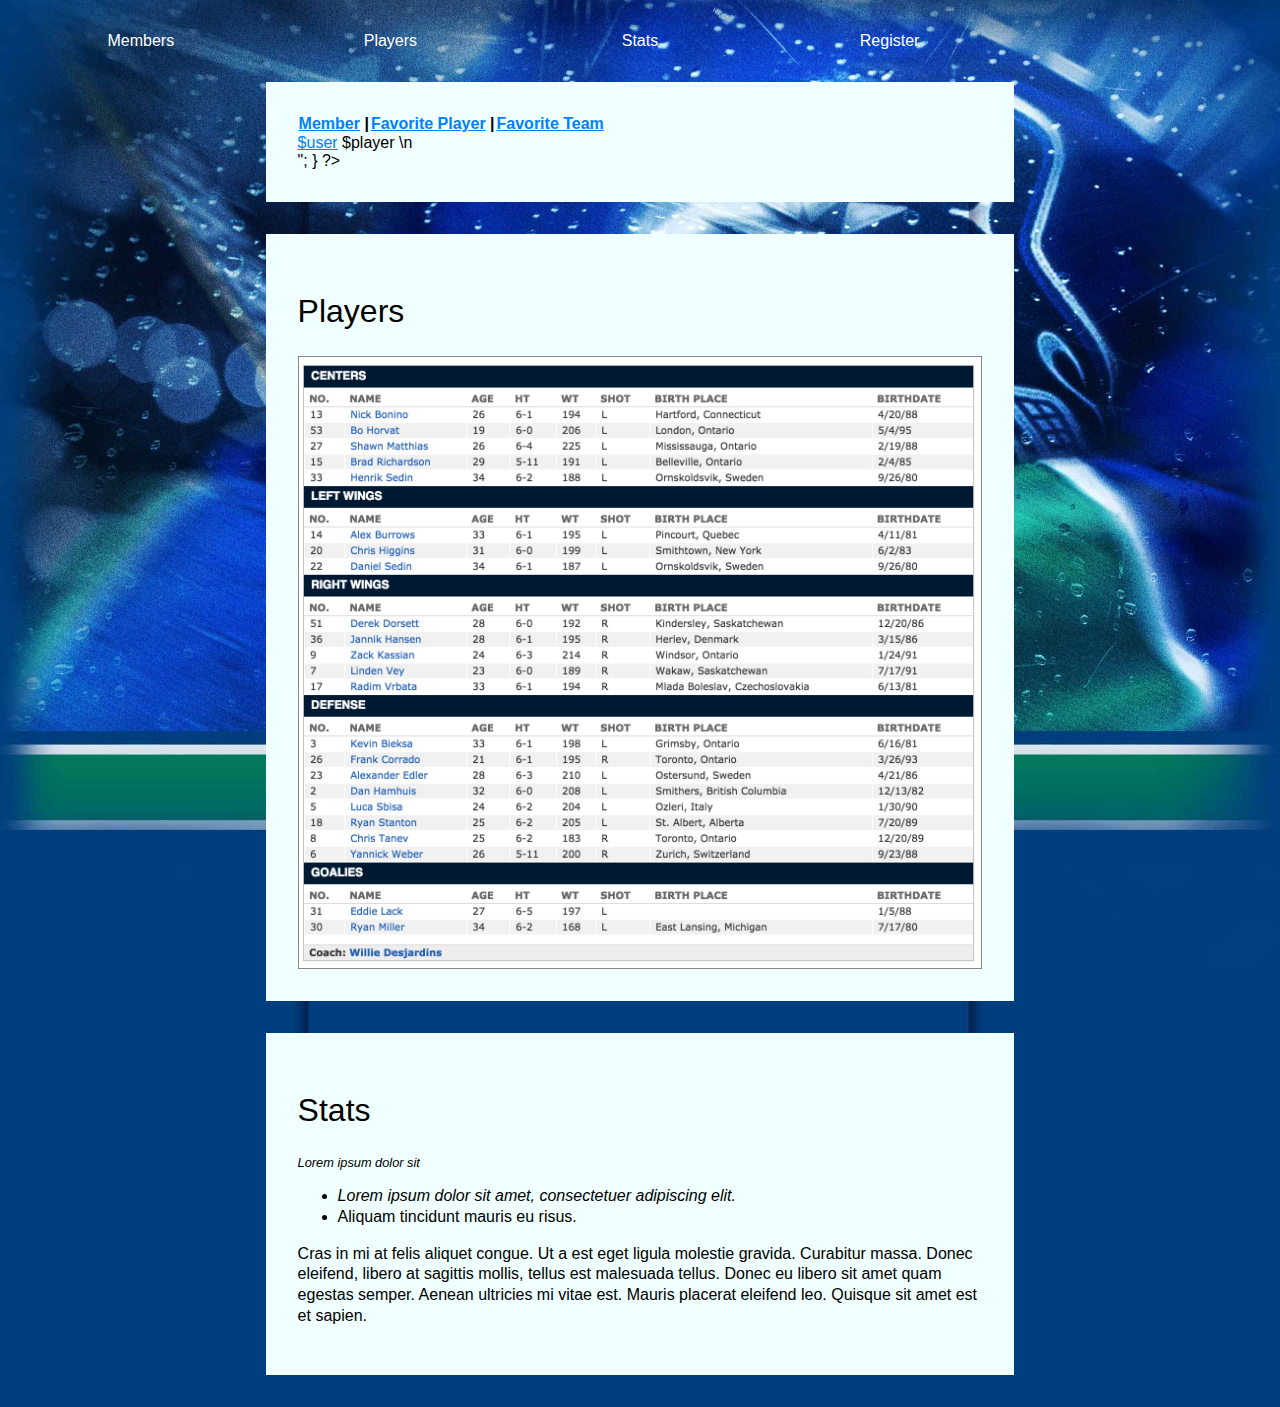
<file: index.html>
<!DOCTYPE html PUBLIC>
<html lang="en">

  <head>

    <meta charset="utf-8">
    <meta name="viewport" content="width=device-width, initial-scale=1.0">
    
    <title>Vancouver Canucks Fantasy League</title>
    <!-- Variables for website management and display -->
    <link rel="stylesheet" href="css/normalize.css">
    <link rel="stylesheet" href="css/main.css">
    <link rel="stylesheet" href="css/grid.css">

  </head>
  
  <body>

    <header id="top">
    <!-- navigation bar -->

      <nav class="grid">
        <div class="col-3">     
            <a href="#members" class="josh">Members</a>
        </div>    
        <div class="col-3">
            <a href="#players" class="josh">Players</a>
        </div>
        <div class="col-3">
            <a href="#stats" class="josh">Stats</a>
        </div>
      <!-- redirect to register page -->

        <div class="col-3">
            <a href="register.php" class="josh">Register</a>
        </div> 
 
      </nav>

    </header>


        <!-- beginning of data blocks -->

    <div class="grid">

       <div class="col-2">

                <!-- member details -->

            <article id="members">
                <?
                          /* load member details */

                $array=array();
                $lines=file("members.txt");
                $i=0;

                ?>

                    <!-- sort data -->

                <table>
                    <tr>
                        <th><a href="index.php"> Member</a> | </th>
                        <th><a href="sortPlayer.php">Favorite Player</a> | </th>
                        <th><a href="sortTeam.php">Favorite Team</a>  </th>
                    </tr>

                </table>     
                <?
                    /* organize and sort Array */
                    foreach ($lines as $line)
                    {
                        list($user, $email, $player, $team)=explode("|",$line);
                        $cl= "$user $email $player $team";
                        $array[$i]=$cl;
                        $i++;
                     }
                    asort($array);

                    foreach ($array as $line)
                    {
                    //match to $cl
                    list($user, $email, $player, $team) = explode(" ", $line);


                    //display order
                    echo "


                    <table border ='1'  cellspacing='5' cellpadding='5'>

                    <tr><td width='20%'><a href='userdetails.php?field1=$user'>$user</a></td>  <td width='200px'>$player</td> <td width='200px'></td></tr>\n <br>

                    </table>
                    ";
                    }

                ?>

             
            </article>

        </div>  
    
        <div class="col-2">

              <!-- filler data -->

            <article id="players">

              <h2>Players</h2>
              <div class="roster">
                <img src="images/canuckroster.png" alt="The official HTML5 Icon">

              </div>
            </article>

        </div>  

        <div class="col-2">
                <!-- filler data -->

            <article id="stats">

              <h2>Stats</h2>

              <figure>
               
                <figcaption>Lorem ipsum dolor sit</figcaption>
              </figure>

              <ul>
                <li><em>Lorem ipsum dolor sit amet, consectetuer adipiscing elit.</em></li>
                <li>Aliquam tincidunt mauris eu risus.</li>
              </ul>

              <p>Cras in mi at felis aliquet congue.</a> Ut a est eget ligula molestie gravida. Curabitur massa. Donec eleifend, libero at sagittis mollis, tellus est malesuada tellus. Donec eu libero sit amet quam egestas semper. Aenean ultricies mi vitae est. Mauris placerat eleifend leo. Quisque sit amet est et sapien.</p>

            </article>

        </div>

     

            
    </div>
    
    
  </body>
  
</html>
</file>
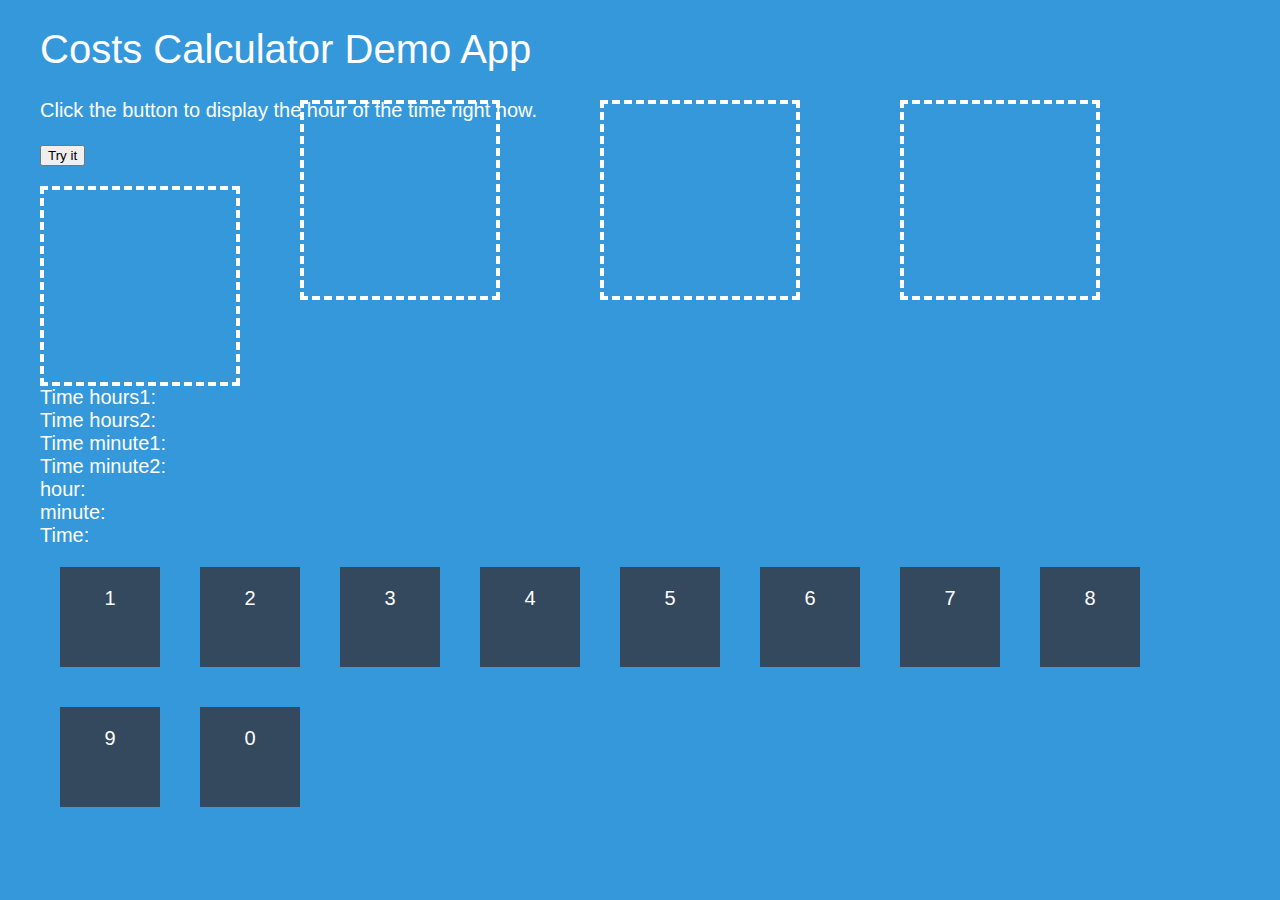
<file: alarmclock/index.html>
<!DOCTYPE HTML>
<html>
<head>
	<meta http-equiv="Content-Type" content="text/html; charset=UTF-8" />
	<title>Calculator test</title>
    <link rel="stylesheet" href="css/stylesheet.css">

	<style>
		
		
		
	</style>
	<script src="js/jquery.min.js"></script>

	<script src="js/canvas.js"></script>
	<script src="js/getTime.js"></script>
	<script src="js/dragTime.js"></script>

	<!-- 
	<script type="text/javascript">
	var canvas;
	var ctx;
	var w = 0;
	var h = 0;
	var timer;
	var updateStarted = false;
	var touches = [];
	function update() {
		if (updateStarted) return;
		updateStarted = true;
		var nw = window.innerWidth;
		var nh = window.innerHeight;
		if ((w != nw) || (h != nh)) {
			w = nw;
			h = nh;
			canvas.style.width = w+'px';
			canvas.style.height = h+'px';
			canvas.width = w;
			canvas.height = h;
		}
		ctx.clearRect(0, 0, w, h);
		var i, len = touches.length;
		for (i=0; i<len; i++) {
			var touch = touches[i];
	    var px = touch.pageX;
	    var py = touch.pageY;
			ctx.beginPath();
			ctx.arc(px, py, 20, 0, 2*Math.PI, true);
			ctx.fillStyle = "rgba(0, 0, 200, 0.2)";
			ctx.fill();
			ctx.lineWidth = 2.0;
			ctx.strokeStyle = "rgba(0, 0, 200, 0.8)";
			ctx.stroke();
	    console.log('drawn circle at ' + px +',' + py);
		}
		updateStarted = false;
	}
	function ol() {
		canvas = document.getElementById('canvas');
		ctx = canvas.getContext('2d');
		timer = setInterval(update, 15);
	canvas.addEventListener('touchend', function() {
		ctx.clearRect(0, 0, w, h);
	});
	canvas.addEventListener('touchmove', function(event) {
	  event.preventDefault();
	  touches = event.touches;
	});
	canvas.addEventListener('touchstart', function(event) {
	  console.log('start');
	});
	};
	</script>
	--> 
</head>
<body>
	<h1>Costs Calculator Demo App</h1>

	<p>Click the button to display the hour of the time right now.</p>

	<button onclick="myFunction()">Try it</button>
	<p id="demo"></p>
	<p id="myTime"></p>

	<div id="drop">
		<div id="output"></div>
	</div>
	<div id="drop2">
		<div id="output2"></div>
	</div>
	<div id="drop3">
		<div id="output3"></div>
	</div>
	<div id="drop4">
		<div id="output4"></div>
	</div>

	<div id="hours-1">
		Time hours1: <span></span>
	</div>

	<div id="hours-2">
		Time hours2: <span></span>
	</div>
	<div id="minutes-1">
		Time minute1: <span></span>
	</div>
	<div id="minutes-2">
		Time minute2: <span></span>
	</div>
	<div id="total-hours">
		hour: <span></span>
	</div>
	<div id="total-minutes">
		minute: <span></span>
	</div>
	<div id="timeSlot">
		Time: <span></span>
	</div>

	<div draggable="true" class="dragable-item" data-title="Box 1" data-price="1">1</div>
	<div draggable="true" class="dragable-item" data-title="Box 2" data-price="2">2</div>
	<div draggable="true" class="dragable-item" data-title="Box 3" data-price="3">3</div>
	<div draggable="true" class="dragable-item" data-title="Box 4" data-price="4">4</div>
	<div draggable="true" class="dragable-item" data-title="Box 5" data-price="5">5</div>
	<div draggable="true" class="dragable-item" data-title="Box 6" data-price="6">6</div>
	<div draggable="true" class="dragable-item" data-title="Box 7" data-price="7">7</div>
	<div draggable="true" class="dragable-item" data-title="Box 8" data-price="8">8</div>
	<div draggable="true" class="dragable-item" data-title="Box 9" data-price="9">9</div>
	<div draggable="true" class="dragable-item" data-title="Box 0" data-price="0">0</div>


	<div style="clear:both;"></div>

	</body>
</html>
</file>
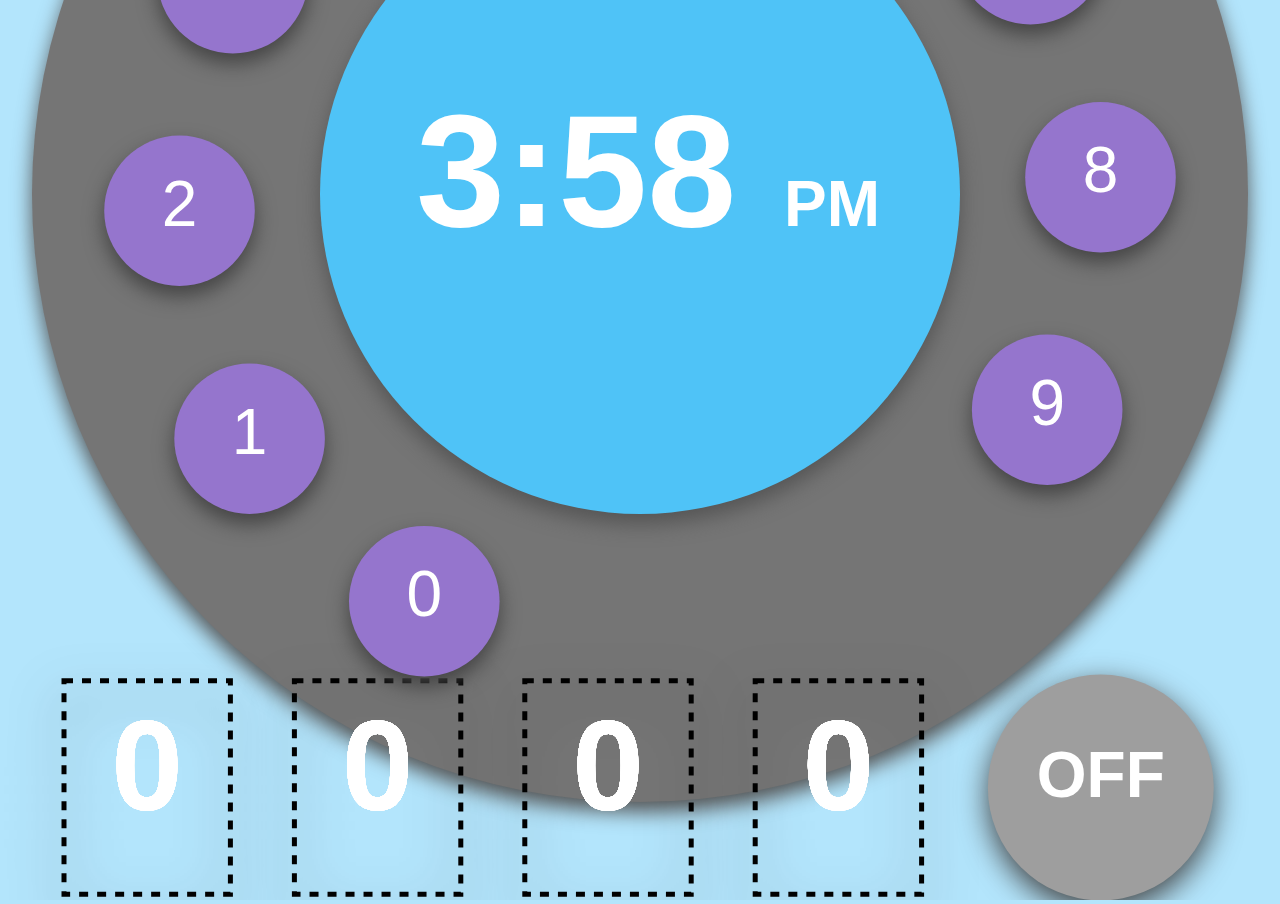
<file: orbitDrag_2.2updatelayout/index.html>
<!DOCTYPE html>
<html lang="en">
	<head>
		<title>Orbit Drag 2D</title>
		<meta charset="utf-8">

		<style>
		html, body, div, canvas {
    		margin: 0;
    		padding: 0;
						}
		</style>
	</head>
	<body bgcolor = >

		<canvas id="myCanvas" width="480" height="800"></canvas>

<!--
		<script src="../build/three.min.js"></script>

		<script src="js/renderers/Projector.js"></script>
		<script src="js/renderers/CanvasRenderer.js"></script>

		<script src="js/libs/stats.min.js"></script>

		<script src="fonts/helvetiker_regular.typeface.js"></script>


		-->

		<!-- load the font file from canvas-text -->


		<script src="drag.js"></script>

<!--
		<div id ="console">numbers</div>
	-->

		

	</body>
</html>
</file>
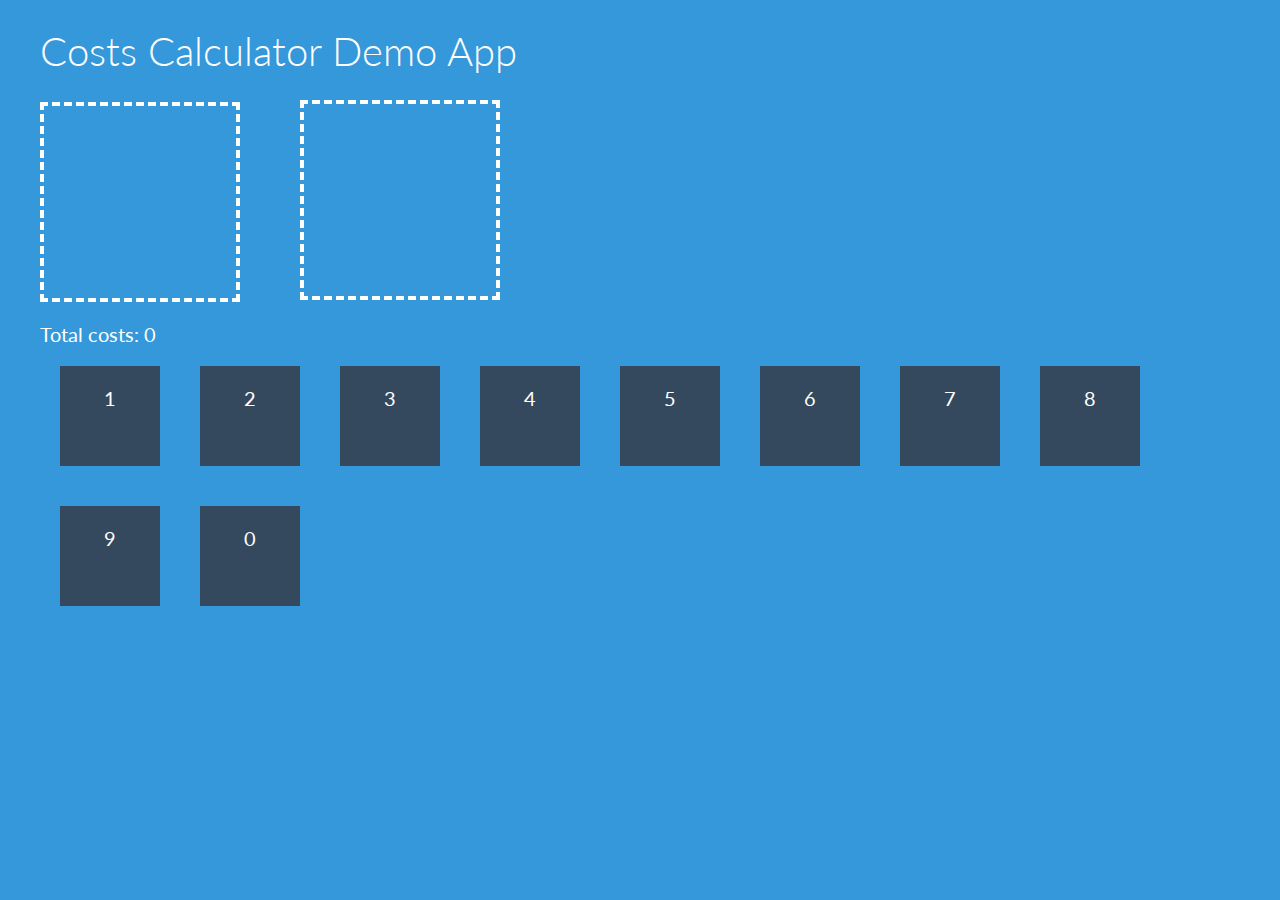
<file: calculator.html>
<!DOCTYPE HTML>
<html>
<head>
	<link href='http://fonts.googleapis.com/css?family=Lato:300,400' rel='stylesheet' type='text/css'>
	<meta http-equiv="Content-Type" content="text/html; charset=UTF-8" />
	<title>Calculator test</title>
	<link rel="author" href="http://google.com/+RicardTorres"/>

	<style>
		
		
		/* You don't acutally need any of this styles */
		body { margin: 0px; overflow: hidden; }
		canvas { border: 1px solid black; }

		html{
			font-size:10px;
		}
		body{
			font-size:2rem;
			font-family: 'Lato', sans-serif;
			font-size: 300;
			-webkit-font-smoothing: antialiased;
			background: #3498db;
			color: white;
			padding: 0 2em;
		}
		h1{
			font-size: 2em;
			font-weight: 300;
		}
		#drop{
			width: 200px;
			height: 200px;
			border: 4px dashed white;
			-webkit-box-sizing: border-box; 
			-moz-box-sizing: border-box;   
			box-sizing: border-box;     			
			padding: 1em 1em 2em 1em;
			overflow-y: hidden;
		}

		#drop2{
			position: absolute;
			top: 100px;
			left: 300px;
			width: 200px;
			height: 200px;
			border: 4px dashed white;
			-webkit-box-sizing: border-box; 
			-moz-box-sizing: border-box;   
			box-sizing: border-box;     			
			padding: 1em 1em 2em 1em;
			overflow-y: hidden;
		}
		.dragable-item{
			
			width: 100px;
			height: 100px;
			background: #34495e;
			margin: 1em;
			text-align: center;		
			-webkit-box-sizing: border-box; 
			-moz-box-sizing: border-box;   
			box-sizing: border-box;     
			padding: 1em;
			float: left;			
		}
		#total-costs{
			padding: 1em 0 0 0;
		}
		a{
			clear: both;
			color: white;
			text-decoration: none;
			padding-top: 1em;
			display: block;
		}
		a:hover{
			color: #ecf0f1;
		}
		
		*[draggable=true] {
		  -moz-user-select:none;
		  -khtml-user-drag: element;
		  cursor: move;
		}
	</style>

	<script type="text/javascript">
var canvas;
var ctx;
var w = 0;
var h = 0;
var timer;
var updateStarted = false;
var touches = [];
function update() {
	if (updateStarted) return;
	updateStarted = true;
	var nw = window.innerWidth;
	var nh = window.innerHeight;
	if ((w != nw) || (h != nh)) {
		w = nw;
		h = nh;
		canvas.style.width = w+'px';
		canvas.style.height = h+'px';
		canvas.width = w;
		canvas.height = h;
	}
	ctx.clearRect(0, 0, w, h);
	var i, len = touches.length;
	for (i=0; i<len; i++) {
		var touch = touches[i];
    var px = touch.pageX;
    var py = touch.pageY;
		ctx.beginPath();
		ctx.arc(px, py, 20, 0, 2*Math.PI, true);
		ctx.fillStyle = "rgba(0, 0, 200, 0.2)";
		ctx.fill();
		ctx.lineWidth = 2.0;
		ctx.strokeStyle = "rgba(0, 0, 200, 0.8)";
		ctx.stroke();
    console.log('drawn circle at ' + px +',' + py);
	}
	updateStarted = false;
}
function ol() {
	canvas = document.getElementById('canvas');
	ctx = canvas.getContext('2d');
	timer = setInterval(update, 15);
canvas.addEventListener('touchend', function() {
	ctx.clearRect(0, 0, w, h);
});
canvas.addEventListener('touchmove', function(event) {
  event.preventDefault();
  touches = event.touches;
});
canvas.addEventListener('touchstart', function(event) {
  console.log('start');
});
};
</script>
</head>
<body>
<h1>Costs Calculator Demo App</h1>

<div id="drop">
	<div id="output"></div>
</div>
<div id="drop2">
	<div id="output2"></div>
</div>

<div id="total-costs">
	Total costs: <span></span>
</div>

<div draggable="true" class="dragable-item" data-title="Box 1" data-price="1">1</div>
<div draggable="true" class="dragable-item" data-title="Box 2" data-price="2">2</div>
<div draggable="true" class="dragable-item" data-title="Box 3" data-price="3">3</div>
<div draggable="true" class="dragable-item" data-title="Box 4" data-price="4">4</div>
<div draggable="true" class="dragable-item" data-title="Box 5" data-price="5">5</div>
<div draggable="true" class="dragable-item" data-title="Box 6" data-price="6">6</div>
<div draggable="true" class="dragable-item" data-title="Box 7" data-price="7">7</div>
<div draggable="true" class="dragable-item" data-title="Box 8" data-price="8">8</div>
<div draggable="true" class="dragable-item" data-title="Box 9" data-price="9">9</div>
<div draggable="true" class="dragable-item" data-title="Box 0" data-price="0">0</div>


<div style="clear:both;"></div>


<script src="http://ajax.googleapis.com/ajax/libs/jquery/1.11.0/jquery.min.js"></script>
<script>
// Callback function when cancelling the event
function cancel(e) {
  if (e.preventDefault) {
    e.preventDefault();		
  }
  return false;
}

function refresh_total_costs(total_costs){
	
	$('#total-costs span').text(total_costs);
}

$(document).ready(function() {
	
		var total_costs = 0;
		
		refresh_total_costs(total_costs);
		
		// Get the #drop zone
		var drop = document.getElementById('drop','drop2');
		
		var draggedItem = null;
		
		// Add the Event Listener to each draggable item		
		$('.dragable-item').each(function(index){
			$(this)[0].addEventListener('dragstart',function(e){
				
				draggedItem = jQuery(this);
				
				e.dataTransfer.setData('Text', this.id); // required otherwise doesn't work
								
			},false);
		});
	
		drop.addEventListener('dragover', cancel);
		drop.addEventListener('dragenter', cancel);
		
		drop.addEventListener('drop', function (e) {

		  
		   e.preventDefault();	
		  
		   // Let's play with the data attribute		   
		   var html = $(draggedItem).data('price') + "<br />";
		   
		   $('#output').prepend( html );
		   
		   total_costs += parseInt($(draggedItem).data('price'));
		   
		   refresh_total_costs(total_costs);
		   
		  return false;
		});
});
			
</script>
</body>
</html>
</file>
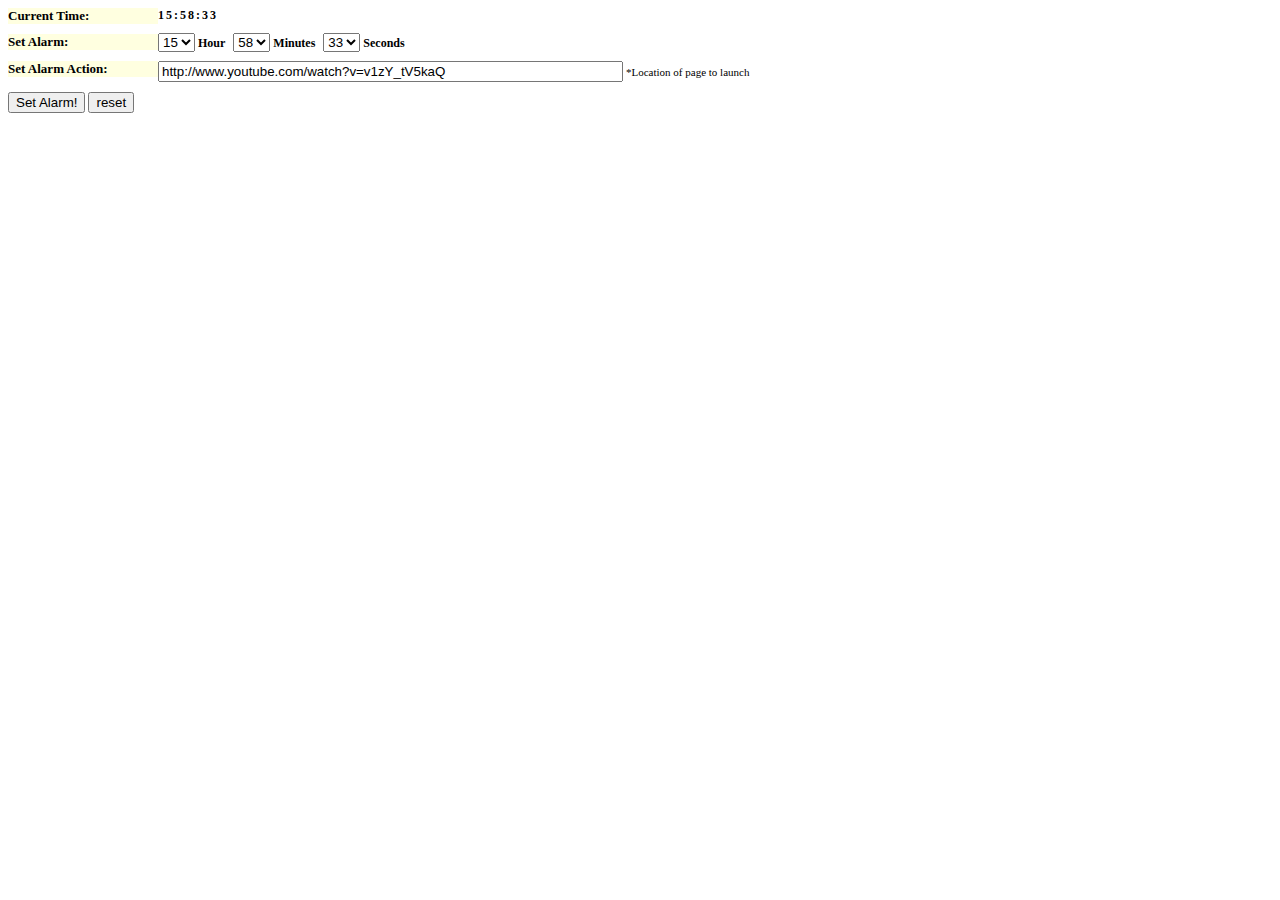
<file: clock.html>
<!DOCTYPE html>
<html>
  <head>

<style type="text/css">

#jsalarmclock{
font-family: Tahoma;
font-weight: bold;
font-size: 12px;
}

#jsalarmclock div{
margin-bottom: 0.8em;
}

#jsalarmclock div.leftcolumn{
float: left;
width: 150px;
font-size: 13px;
background-color: lightyellow;
clear: left;
}

#jsalarmclock span{
margin-right: 5px;
}

</style>

<script type="text/javascript">

/***********************************************

* JavaScript Alarm Clock- by JavaScript Kit (www.javascriptkit.com)
* This notice must stay intact for usage
* Visit JavaScript Kit at http://www.javascriptkit.com/ for this script and 100s more

***********************************************/

var jsalarm={
	padfield:function(f){
		return (f<10)? "0"+f : f
	},
	showcurrenttime:function(){
		var dateobj=new Date()
		var ct=this.padfield(dateobj.getHours())+":"+this.padfield(dateobj.getMinutes())+":"+this.padfield(dateobj.getSeconds())
		this.ctref.innerHTML=ct
		this.ctref.setAttribute("title", ct)
		if (typeof this.hourwake!="undefined"){ //if alarm is set
			if (this.ctref.title==(this.hourwake+":"+this.minutewake+":"+this.secondwake)){
				clearInterval(jsalarm.timer)
				window.location=document.getElementById("musicloc").value
			}
		}
	},
	init:function(){
		var dateobj=new Date()
		this.ctref=document.getElementById("jsalarm_ct")
		this.submitref=document.getElementById("submitbutton")
		this.submitref.onclick=function(){
			jsalarm.setalarm()
			this.value="Alarm Set"
			this.disabled=true
			return false
		}
		this.resetref=document.getElementById("resetbutton")
		this.resetref.onclick=function(){
		jsalarm.submitref.disabled=false
		jsalarm.hourwake=undefined
		jsalarm.hourselect.disabled=false
		jsalarm.minuteselect.disabled=false
		jsalarm.secondselect.disabled=false
		return false
		}
		var selections=document.getElementsByTagName("select")
		this.hourselect=selections[0]
		this.minuteselect=selections[1]
		this.secondselect=selections[2]
		for (var i=0; i<60; i++){
			if (i<24) //If still within range of hours field: 0-23
			this.hourselect[i]=new Option(this.padfield(i), this.padfield(i), false, dateobj.getHours()==i)
			this.minuteselect[i]=new Option(this.padfield(i), this.padfield(i), false, dateobj.getMinutes()==i)
			this.secondselect[i]=new Option(this.padfield(i), this.padfield(i), false, dateobj.getSeconds()==i)

		}
		jsalarm.showcurrenttime()
		jsalarm.timer=setInterval(function(){jsalarm.showcurrenttime()}, 1000)
	},
	setalarm:function(){
		this.hourwake=this.hourselect.options[this.hourselect.selectedIndex].value
		this.minutewake=this.minuteselect.options[this.minuteselect.selectedIndex].value
		this.secondwake=this.secondselect.options[this.secondselect.selectedIndex].value
		this.hourselect.disabled=true
		this.minuteselect.disabled=true
		this.secondselect.disabled=true
	}
}

</script>
<body>
<form action="" method="">
<div id="jsalarmclock">
<div><div class="leftcolumn">Current Time:</div> <span id="jsalarm_ct" style="letter-spacing: 2px"></span></div>
<div><div class="leftcolumn">Set Alarm:</div> <span><select></select> Hour</span> <span><select></select> Minutes</span> <span><select></select> Seconds</span></div>
<div><div class="leftcolumn">Set Alarm Action:</div> <input type="text" id="musicloc" size="55" value="http://www.youtube.com/watch?v=v1zY_tV5kaQ" /> <span style="font: normal 11px Tahoma">*Location of page to launch</span></div>
<input type="submit" value="Set Alarm!" id="submitbutton" /> <input type="reset" value="reset" id="resetbutton" />
</div>
</form>


<script type="text/javascript">

jsalarm.init()


</script>
</body>
</head
</file>
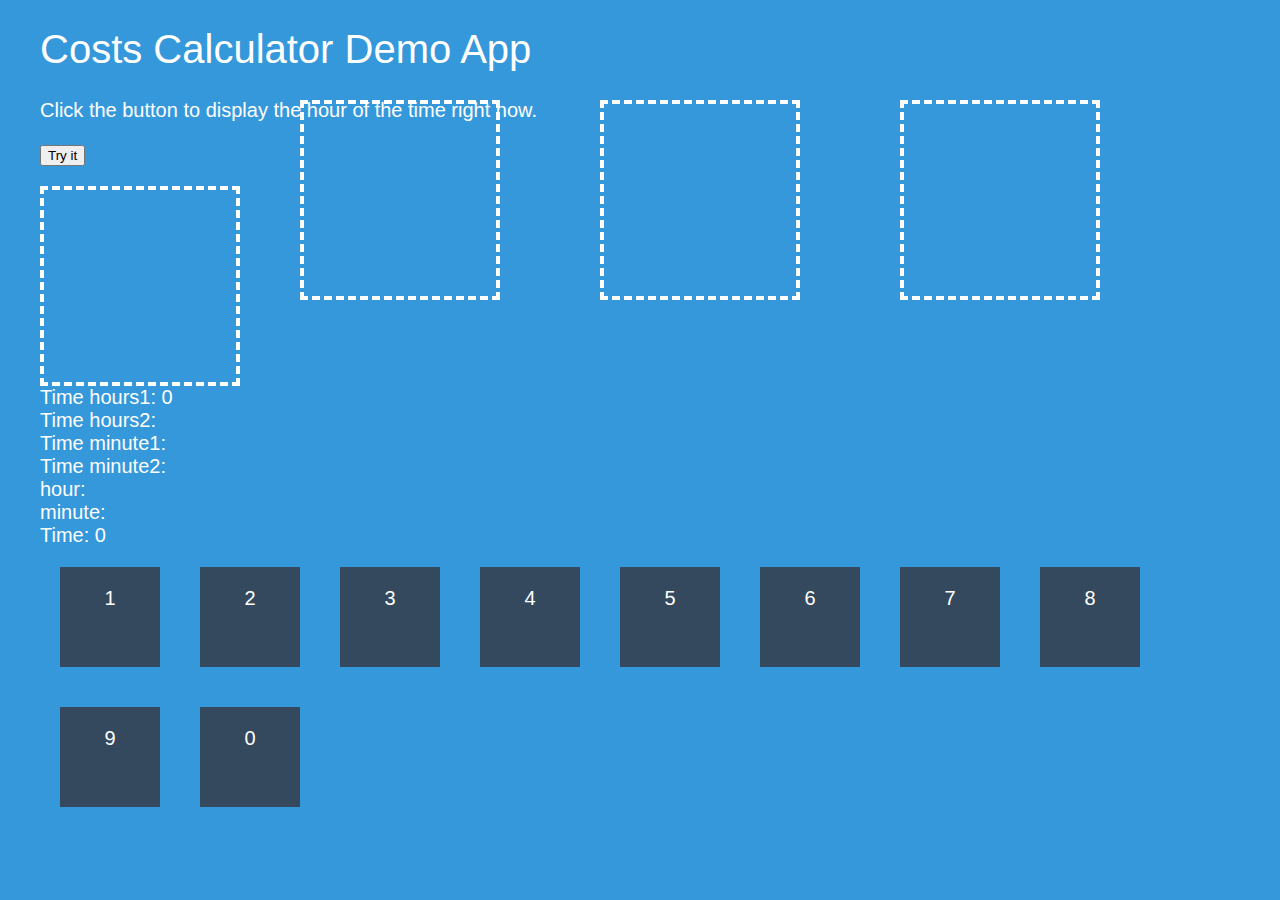
<file: clockcalc.html>
<!DOCTYPE HTML>
<html>
<head>
	<meta http-equiv="Content-Type" content="text/html; charset=UTF-8" />
	<title>Calculator test</title>
	<link rel="author" href="http://google.com/+RicardTorres"/>

	<style>
		
		
		/* You don't acutally need any of this styles */
		body { margin: 0px; overflow: hidden; }
		canvas { border: 1px solid black; }

		html{
			font-size:10px;
		}
		body{
			font-size:2rem;
			font-family: 'Lato', sans-serif;
			font-size: 300;
			-webkit-font-smoothing: antialiased;
			background: #3498db;
			color: white;
			padding: 0 2em;
		}
		h1{
			font-size: 2em;
			font-weight: 300;
		}
		#drop{
			width: 200px;
			height: 200px;
			border: 4px dashed white;
			-webkit-box-sizing: border-box; 
			-moz-box-sizing: border-box;   
			box-sizing: border-box;     			
			padding: 1em 1em 2em 1em;
			overflow-y: hidden;
		}

		#drop2{
			position: absolute;
			top: 100px;
			left: 300px;
			width: 200px;
			height: 200px;
			border: 4px dashed white;
			-webkit-box-sizing: border-box; 
			-moz-box-sizing: border-box;   
			box-sizing: border-box;     			
			padding: 1em 1em 2em 1em;
			overflow-y: hidden;
		}
		#drop3{
			position: absolute;
			top: 100px;
			left: 600px;
			width: 200px;
			height: 200px;
			border: 4px dashed white;
			-webkit-box-sizing: border-box; 
			-moz-box-sizing: border-box;   
			box-sizing: border-box;     			
			padding: 1em 1em 2em 1em;
			overflow-y: hidden;
		}
		#drop4{
			position: absolute;
			top: 100px;
			left: 900px;
			width: 200px;
			height: 200px;
			border: 4px dashed white;
			-webkit-box-sizing: border-box; 
			-moz-box-sizing: border-box;   
			box-sizing: border-box;     			
			padding: 1em 1em 2em 1em;
			overflow-y: hidden;
		}
		.dragable-item{
			
			width: 100px;
			height: 100px;
			background: #34495e;
			margin: 1em;
			text-align: center;		
			-webkit-box-sizing: border-box; 
			-moz-box-sizing: border-box;   
			box-sizing: border-box;     
			padding: 1em;
			float: left;			
		}
		#total-costs{
			padding: 1em 0 0 0;
		}
		a{
			clear: both;
			color: white;
			text-decoration: none;
			padding-top: 1em;
			display: block;
		}
		a:hover{
			color: #ecf0f1;
		}
		
		*[draggable=true] {
		  -moz-user-select:none;
		  -khtml-user-drag: element;
		  cursor: move;
		}
	</style>

	<script type="text/javascript">
var canvas;
var ctx;
var w = 0;
var h = 0;
var timer;
var updateStarted = false;
var touches = [];
function update() {
	if (updateStarted) return;
	updateStarted = true;
	var nw = window.innerWidth;
	var nh = window.innerHeight;
	if ((w != nw) || (h != nh)) {
		w = nw;
		h = nh;
		canvas.style.width = w+'px';
		canvas.style.height = h+'px';
		canvas.width = w;
		canvas.height = h;
	}
	ctx.clearRect(0, 0, w, h);
	var i, len = touches.length;
	for (i=0; i<len; i++) {
		var touch = touches[i];
    var px = touch.pageX;
    var py = touch.pageY;
		ctx.beginPath();
		ctx.arc(px, py, 20, 0, 2*Math.PI, true);
		ctx.fillStyle = "rgba(0, 0, 200, 0.2)";
		ctx.fill();
		ctx.lineWidth = 2.0;
		ctx.strokeStyle = "rgba(0, 0, 200, 0.8)";
		ctx.stroke();
    console.log('drawn circle at ' + px +',' + py);
	}
	updateStarted = false;
}
function ol() {
	canvas = document.getElementById('canvas');
	ctx = canvas.getContext('2d');
	timer = setInterval(update, 15);
canvas.addEventListener('touchend', function() {
	ctx.clearRect(0, 0, w, h);
});
canvas.addEventListener('touchmove', function(event) {
  event.preventDefault();
  touches = event.touches;
});
canvas.addEventListener('touchstart', function(event) {
  console.log('start');
});
};
</script>
</head>
<body>
<h1>Costs Calculator Demo App</h1>

<p>Click the button to display the hour of the time right now.</p>

<button onclick="myFunction()">Try it</button>
<p id="demo"></p>
<p id="myTime"></p>

<div id="drop">
	<div id="output"></div>
</div>
<div id="drop2">
	<div id="output2"></div>
</div>
<div id="drop3">
	<div id="output3"></div>
</div>
<div id="drop4">
	<div id="output4"></div>
</div>

<div id="total-costs1">
	Time hours1: <span></span>
</div>

<div id="total-costs2">
	Time hours2: <span></span>
</div>
<div id="total-costs3">
	Time minute1: <span></span>
</div>
<div id="total-costs4">
	Time minute2: <span></span>
</div>
<div id="total-costs5">
	hour: <span></span>
</div>
<div id="total-costs6">
	minute: <span></span>
</div>
<div id="timeslot">
	Time: <span></span>
</div>

<div draggable="true" class="dragable-item" data-title="Box 1" data-price="1">1</div>
<div draggable="true" class="dragable-item" data-title="Box 2" data-price="2">2</div>
<div draggable="true" class="dragable-item" data-title="Box 3" data-price="3">3</div>
<div draggable="true" class="dragable-item" data-title="Box 4" data-price="4">4</div>
<div draggable="true" class="dragable-item" data-title="Box 5" data-price="5">5</div>
<div draggable="true" class="dragable-item" data-title="Box 6" data-price="6">6</div>
<div draggable="true" class="dragable-item" data-title="Box 7" data-price="7">7</div>
<div draggable="true" class="dragable-item" data-title="Box 8" data-price="8">8</div>
<div draggable="true" class="dragable-item" data-title="Box 9" data-price="9">9</div>
<div draggable="true" class="dragable-item" data-title="Box 0" data-price="0">0</div>


<div style="clear:both;"></div>


<script src="http://ajax.googleapis.com/ajax/libs/jquery/1.11.0/jquery.min.js"></script>
<script>

// function myFunction() {
//     var d = new Date();
//     var n = d.getHours();
//     document.getElementById("demo").innerHTML = n;
//     document.getElementById("myTime").innerHTML = 1;

// 	if(total_costs5 == n){
// 		document.getElementById("myTime").innerHTML = 1;
//    	} 
//     else {
//    		document.getElementById("myTime").innerHTML = 0;

//    }
// }

function myFunction() {
    var d = new Date();
    var n = d.getHours();
    document.getElementById("demo").innerHTML = n;
    document.getElementById("myTime").innerHTML = total_costs5;
		   refresh_total_costs5(total_costs5);

    if(n == total_costs5){
    	console.log('correct');
       document.getElementById("demo").innerHTML = 10;

    } else {
    	console.log('incorrect');
       document.getElementById("demo").innerHTML = 6;
}
}
// Callback function when cancelling the event
function cancel(e) {
  if (e.preventDefault) {
    e.preventDefault();		
  }
  return false;
}

function refresh_total_costs1(total_costs1){
	
	$('#total-costs1 span').text(total_costs1);

}
function refresh_total_costs2(total_costs2){
	
	$('#total-costs2 span').text(total_costs2);
	
}
function refresh_total_costs3(total_costs3){
	
	$('#total-costs3 span').text(total_costs3);
	
}
function refresh_total_costs4(total_costs4){
	
	$('#total-costs4 span').text(total_costs4);
	
}
function refresh_total_costs5(total_costs5){
	
	$('#total-costs5 span').text(total_costs5);
	
}
function refresh_total_costs6(total_costs6){
	
	$('#total-costs6 span').text(total_costs6);
}
function refresh_time(time){
	
	$('#timeslot span').text(time);
}


$(document).ready(function() {
	
		var total_costs1 = 0;
		var total_costs2 = 0;
		var	total_costs3 = 0;
		var total_costs4 = 0;
		var total_costs5 = 0;
		var total_costs6 = 0;
		var time = 0;

		
		refresh_total_costs1(total_costs1);

		time = total_costs1;

		refresh_time(time);
		
		// Get the #drop zone
		var drop = document.getElementById('drop');
		var drop2 = document.getElementById('drop2');
		var drop3 = document.getElementById('drop3');
		var drop4 = document.getElementById('drop4');

		var draggedItem = null;
		
		// Add the Event Listener to each draggable item		
		$('.dragable-item').each(function(index){
			$(this)[0].addEventListener('dragstart',function(e){
				
				draggedItem = jQuery(this);
				
				e.dataTransfer.setData('Text', this.id); // required otherwise doesn't work
								
			},false);
		});
	
		drop.addEventListener('dragover', cancel);
		drop.addEventListener('dragenter', cancel);

		drop2.addEventListener('dragover', cancel);
		drop2.addEventListener('dragenter', cancel);

		drop3.addEventListener('dragover', cancel);
		drop3.addEventListener('dragenter', cancel);

		drop4.addEventListener('dragover', cancel);
		drop4.addEventListener('dragenter', cancel);
		
		drop.addEventListener('drop', function (e) {

		  
		   e.preventDefault();	
		  
		   // Let's play with the data attribute		   
		   var html = $(draggedItem).data('price') + "<br />";
		   

   		  // var html2 = $(draggedItem).data('price2') + "<br />";

		  // $('#output').prepend( html );
		   $('#output').prepend( html );

		   if(parseInt($(draggedItem).data('price')) <= 2)
		   {
		   total_costs1 = parseInt($(draggedItem).data('price')) * 10;

		   total_costs5 = total_costs1 + total_costs2;
		   }
		   else{
		   	total_costs1 = 0;
		   	total_costs5 = total_costs1 + total_costs2;
		   }

		   if(total_costs5 >= 24){
		   	total_costs5 = total_costs5 - 24;
		   }
		   refresh_total_costs1(total_costs1);
		   refresh_total_costs5(total_costs5);
		   refresh_total_costs2(total_costs2);
		refresh_time(time);
			time = total_costs5;
		  return false;
		});

	drop2.addEventListener('drop', function (e) {

		  
		   e.preventDefault();	
		  
		   // Let's play with the data attribute		   
		   var html = $(draggedItem).data('price') + "<br />";
		   

   		  // var html2 = $(draggedItem).data('price2') + "<br />";

		  // $('#output').prepend( html );
		   $('#output2').prepend( html );


		   total_costs2 = parseInt($(draggedItem).data('price'));
		   
		   total_costs5 = total_costs1 + total_costs2;
		   if(total_costs5 >= 24){
		   	total_costs5 = total_costs5 - 24;
		   }
		   refresh_total_costs2(total_costs2);

		   refresh_total_costs5(total_costs5);
		   		refresh_time(time);

		   if(total_costs5 == n){
		   		document.getElementById("result").innerHTML = 1;

		   }
		   refresh_total_costs5(total_costs5);
		   refresh_total_costs3(total_costs3);


		  return false;
		});

		drop3.addEventListener('drop', function (e) {

		  
		   e.preventDefault();	
		  
		   // Let's play with the data attribute		   
		   var html = $(draggedItem).data('price') + "<br />";
		   

		   $('#output3').prepend( html );


		   if(parseInt($(draggedItem).data('price')) <= 6)
		   {
		   total_costs3 = parseInt($(draggedItem).data('price')) * 10;

		   total_costs6 = total_costs3 + total_costs4;
		   }
		   else{
		   	total_costs6 = 0;
		   	total_costs6 = total_costs3 + total_costs4;
		   }

		   if(total_costs6 >= 60){
		   	total_costs6 = total_costs6 -60;
		   }


		   if(total_costs5 == n){
		   		document.getElementById("result").innerHTML = 1;

		   }
		   
					   
		   refresh_total_costs3(total_costs3);
		   refresh_total_costs4(total_costs4);

		   refresh_total_costs6(total_costs6);
		refresh_time(time);

		   
		  return false;
		});

		drop4.addEventListener('drop', function (e) {

		  
		   e.preventDefault();	
		  
		   // Let's play with the data attribute		   
		   var html = $(draggedItem).data('price') + "<br />";
		   

		   $('#output4').prepend( html );

		   total_costs4 = parseInt($(draggedItem).data('price'));
		   
		   total_costs6 = total_costs3 + total_costs4;
		   if(total_costs6 >= 60){
		   	total_costs6 = total_costs6 - 60;
		   }
		   refresh_total_costs4(total_costs4);

		   refresh_total_costs6(total_costs6);
		refresh_time(time);

	
		   
		  return false;
		});
});
			
</script>

<script>

</script>
</body>
</html>
</file>
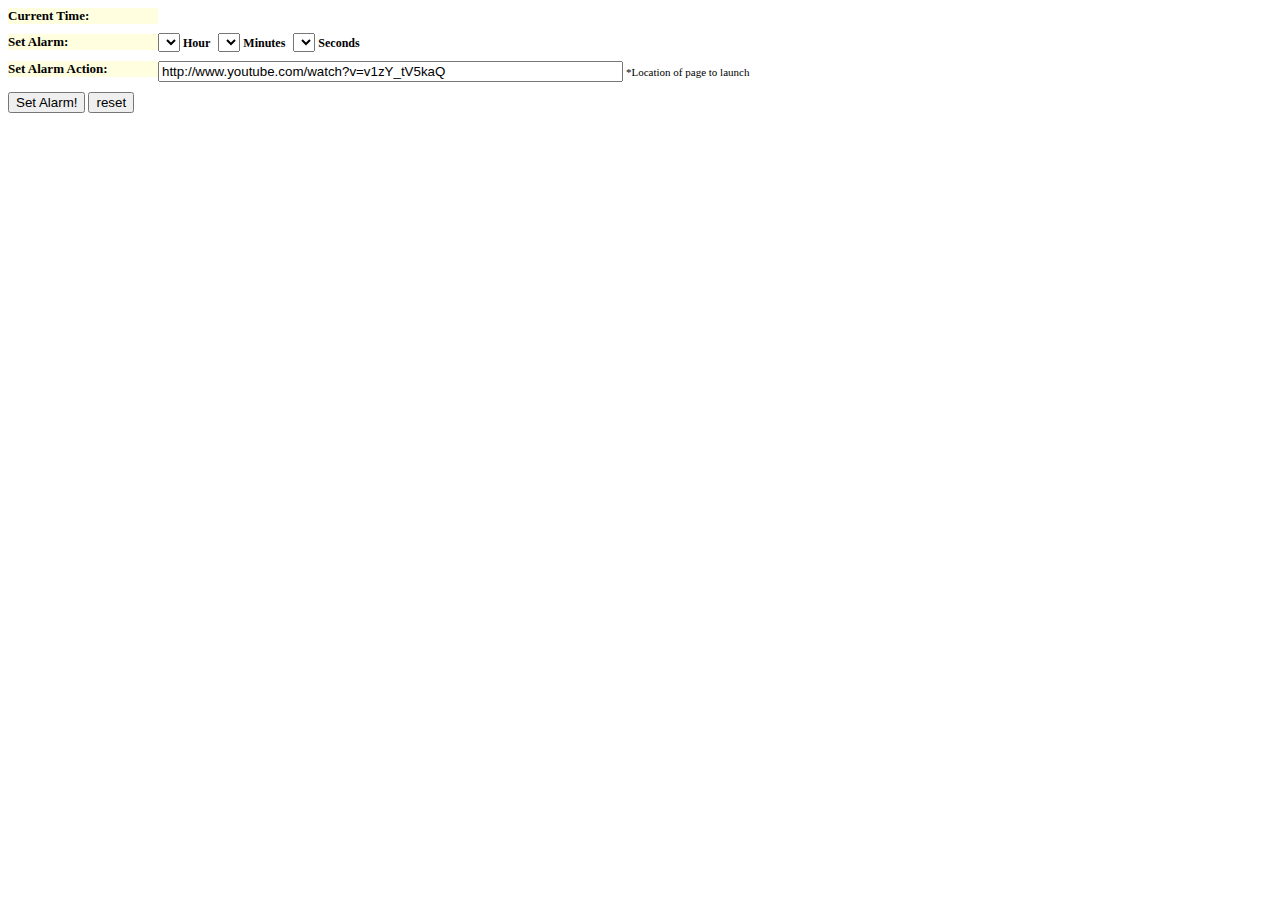
<file: clocktest.html>
<!DOCTYPE HTML>
<html>
<head>
<style type="text/css">

#jsalarmclock{
font-family: Tahoma;
font-weight: bold;
font-size: 12px;
}

#jsalarmclock div{
margin-bottom: 0.8em;
}

#jsalarmclock div.leftcolumn{
float: left;
width: 150px;
font-size: 13px;
background-color: lightyellow;
clear: left;
}

#jsalarmclock span{
margin-right: 5px;
}

</style>

<script type="text/javascript">

/***********************************************

* JavaScript Alarm Clock- by JavaScript Kit (www.javascriptkit.com)
* This notice must stay intact for usage
* Visit JavaScript Kit at http://www.javascriptkit.com/ for this script and 100s more

***********************************************/

var jsalarm={
	padfield:function(f){
		return (f<10)? "0"+f : f
	},
	showcurrenttime:function(){
		var dateobj=new Date()
		var ct=this.padfield(dateobj.getHours())+":"+this.padfield(dateobj.getMinutes())+":"+this.padfield(dateobj.getSeconds())
		this.ctref.innerHTML=ct
		this.ctref.setAttribute("title", ct)
		if (typeof this.hourwake!="undefined"){ //if alarm is set
			if (this.ctref.title==(this.hourwake+":"+this.minutewake+":"+this.secondwake)){
				clearInterval(jsalarm.timer)
				window.location=document.getElementById("musicloc").value
			}
		}
	},
	init:function(){
		var dateobj=new Date()
		this.ctref=document.getElementById("jsalarm_ct")
		this.submitref.onclick=function(){
			jsalarm.setalarm()
			this.value="Alarm Set"
			this.disabled=true
			return false
		}
		
		
		
		jsalarm.showcurrenttime()
		jsalarm.timer=setInterval(function(){jsalarm.showcurrenttime()}, 1000)
	}
}

</script>
<body>
	<form action="" method="">
	<div id="jsalarmclock">
	<div><div class="leftcolumn">Current Time:</div> <span id="jsalarm_ct" style="letter-spacing: 2px"></span></div>
	<div><div class="leftcolumn">Set Alarm:</div> <span><select></select> Hour</span> <span><select></select> Minutes</span> <span><select></select> Seconds</span></div>
	<div><div class="leftcolumn">Set Alarm Action:</div> <input type="text" id="musicloc" size="55" value="http://www.youtube.com/watch?v=v1zY_tV5kaQ" /> <span style="font: normal 11px Tahoma">*Location of page to launch</span></div>
	<input type="submit" value="Set Alarm!" id="submitbutton" /> <input type="reset" value="reset" id="resetbutton" />
	</div>
	</form>


	<script type="text/javascript">

	jsalarm.init()

	</script>
</body>
</head>
</html>
</file>
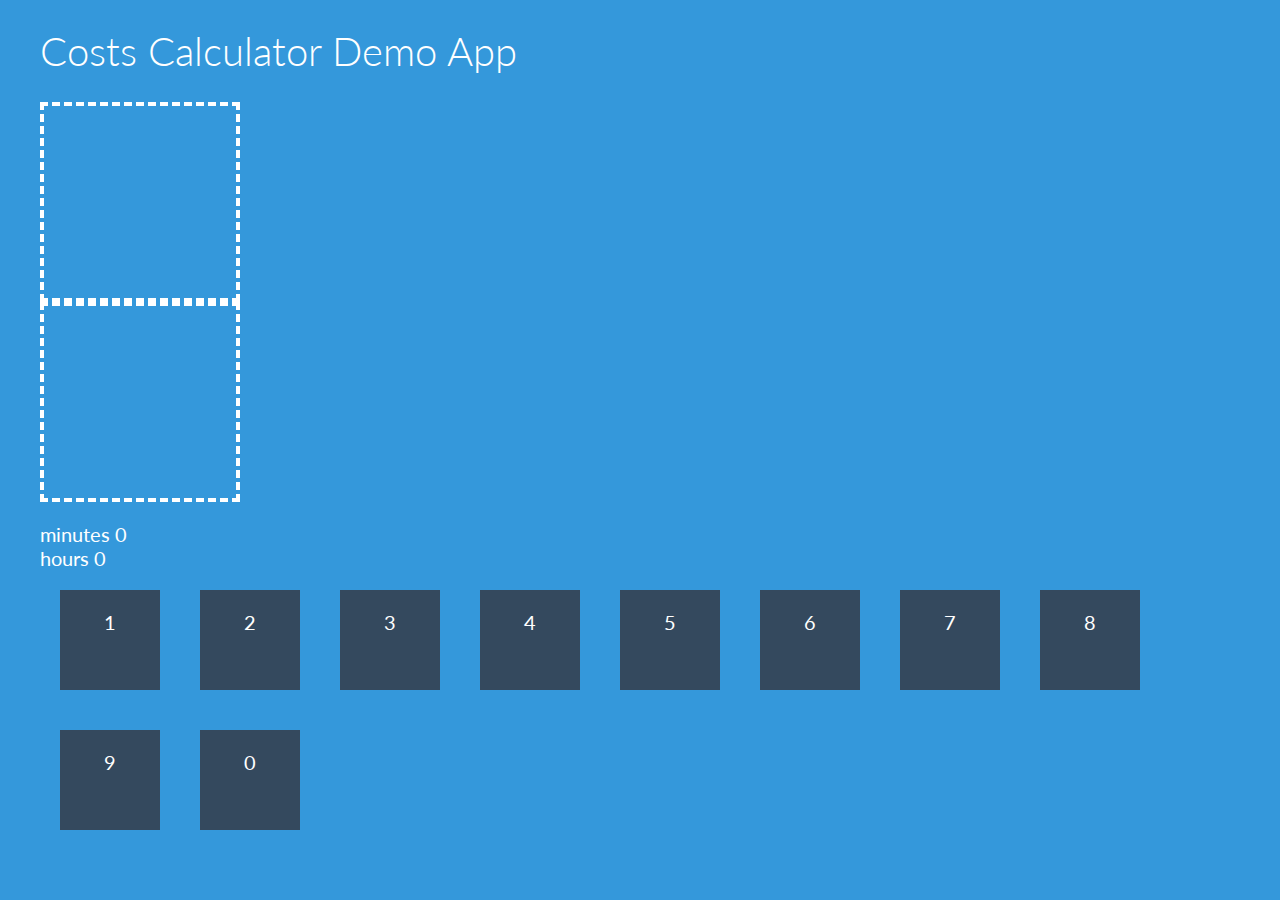
<file: draginput.html>
<!DOCTYPE HTML>
<html>
<head>
	<link href='http://fonts.googleapis.com/css?family=Lato:300,400' rel='stylesheet' type='text/css'>
	<meta http-equiv="Content-Type" content="text/html; charset=UTF-8" />
	<title>Calculator test</title>
	<link rel="author" href="http://google.com/+RicardTorres"/>

	<style>
		
		
		/* You don't acutally need any of this styles */
		body { margin: 0px; overflow: hidden; }
		canvas { border: 1px solid black; }

		html{
			font-size:10px;
		}
		body{
			font-size:2rem;
			font-family: 'Lato', sans-serif;
			font-size: 300;
			-webkit-font-smoothing: antialiased;
			background: #3498db;
			color: white;
			padding: 0 2em;
		}
		h1{
			font-size: 2em;
			font-weight: 300;
		}
		#drop{
			position: relative;
			width: 200px;
			height: 200px;
			border: 4px dashed white;
			-webkit-box-sizing: border-box; 
			-moz-box-sizing: border-box;   
			box-sizing: border-box;     			
			padding: 1em 1em 2em 1em;
			overflow-y: hidden;
		}

		#drop2{
			position: absolute;
			top: 100px;
			left: 300px;
			width: 200px;
			height: 200px;
			border: 4px dashed white;
			-webkit-box-sizing: border-box; 
			-moz-box-sizing: border-box;   
			box-sizing: border-box;     			
			padding: 1em 1em 2em 1em;
			overflow-y: hidden;
		}
		.dragable-item{
			
			width: 100px;
			height: 100px;
			background: #34495e;
			margin: 1em;
			text-align: center;		
			-webkit-box-sizing: border-box; 
			-moz-box-sizing: border-box;   
			box-sizing: border-box;     
			padding: 1em;
			float: left;			
		}
		#total-costs{
			padding: 1em 0 0 0;
		}
		a{
			clear: both;
			color: white;
			text-decoration: none;
			padding-top: 1em;
			display: block;
		}
		a:hover{
			color: #ecf0f1;
		}
		
		*[draggable=true] {
		  -moz-user-select:none;
		  -khtml-user-drag: element;
		  cursor: move;
		}
	</style>


</head>
<body>
<h1>Costs Calculator Demo App</h1>

<div id="drop">
	<div id="output2"></div>
</div>
<div id="drop">
	<div id="output"></div>
</div>

<div id="total-costs">
	minutes <span></span>
</div>
<div id="total-costs2">
	hours <span></span>
</div>

<div draggable="true" class="dragable-item" data-title="Box 1" data-price="1">1</div>
<div draggable="true" class="dragable-item" data-title="Box 2" data-price="2">2</div>
<div draggable="true" class="dragable-item" data-title="Box 3" data-price="3">3</div>
<div draggable="true" class="dragable-item" data-title="Box 4" data-price="4">4</div>
<div draggable="true" class="dragable-item" data-title="Box 5" data-price="5">5</div>
<div draggable="true" class="dragable-item" data-title="Box 6" data-price="6">6</div>
<div draggable="true" class="dragable-item" data-title="Box 7" data-price="7">7</div>
<div draggable="true" class="dragable-item" data-title="Box 8" data-price="8">8</div>
<div draggable="true" class="dragable-item" data-title="Box 9" data-price="9">9</div>
<div draggable="true" class="dragable-item" data-title="Box 0" data-price="0">0</div>


<div style="clear:both;"></div>


<script src="http://ajax.googleapis.com/ajax/libs/jquery/1.11.0/jquery.min.js"></script>
<script>
// Callback function when cancelling the event
function cancel(e) {
  if (e.preventDefault) {
    e.preventDefault();		
  }
  return false;
}

function refresh_total_costs(total_costs){
	
	$('#total-costs span').text(total_costs);
}
function refresh_total_costs2(total_costs2){
	
	$('#total-costs2 span').text(total_costs2);
}

$(document).ready(function() {
	
		var total_costs = 0;
		
		refresh_total_costs(total_costs);

		var total_costs2 = 0;
		
		refresh_total_costs2(total_costs2);
		
		// Get the #drop zone
		var drop = document.getElementById('drop');
		var drop2 = document.getElementById('drop2');

		var draggedItem = null;
		
		// Add the Event Listener to each draggable item		
		$('.dragable-item').each(function(index){
			$(this)[0].addEventListener('dragstart',function(e){
				
				draggedItem = jQuery(this);
				
				e.dataTransfer.setData('Text', this.id); // required otherwise doesn't work
								
			},false);
		});
		$('.dragable-item').each(function(index){
			$(this)[0].addEventListener('dragstart',function(e){
				
				draggedItem = jQuery(this);
				
				f.dataTransfer.setData('Text', this.id); // required otherwise doesn't work
								
			},false);
		});
	
		drop.addEventListener('dragover', cancel);
		drop.addEventListener('dragenter', cancel);

		drop2.addEventListener('dragover', cancel);
		drop2.addEventListener('dragenter', cancel);
		
		drop.addEventListener('drop', function (f) {

		  
		   f.preventDefault();	
		  
		   // Let's play with the data attribute		   
		   var alarmhours = $(draggedItem).data('price') + "<br />";
		   
		   $('#output').prepend( alarmhours );
		   


		   total_costs += parseInt($(draggedItem).data('price'));
		   
		   refresh_total_costs(total_costs);
		   
		  return false;
		});
		drop2.addEventListener('drop2', function (e) {

		  
		   e.preventDefault();	
		  
		   // Let's play with the data attribute		   
		   var alarmminutes = $(draggedItem).data('price2') + "<br />";
		   
		   $('#output2').prepend( alarmminutes );
		   


		   total_costs2 += parseInt($(draggedItem).data('price2'));
		   
		   refresh_total_costs2(total_costs2);
		   
		  return false;
		});


});



</script>
</body>
</html>
</file>
<file: css/main.css>
nav a{
	width: 100%;

}
/* 

*/

article {
	background-color: #F0FFFF;
	text-align: left;
	margin: 1rem 0; 
	padding: 2rem; 
	
	-moz-box-sizing: border-box;
	box-sizing: border-box;
}

article label{
	color: black;
}
article input{
	border: none;
}
article input:active{
	border: none;
		text-decoration: none;

}
article #username{
	border: 1px solid #E0E0E0;
}
article #title{
	border: 1px solid #E0E0E0;
}

nav a, nav a:visited {
	display: inline-block;
	background-color: blue;
	color: black;
	padding: 1em 1.25em;
	text-decoration: none;
	-webkit-transition: background-color 0.5s;
	transition: background-color 0.5s;
}


nav a.green {
	background-color: green;
}


nav a.orange {
	background-color: orange;
}

nav a.blue {
	background-color: blue;
}

nav a.josh {
	background-color: transparent;
	color:white;



}
 


nav a:hover, nav a:active, nav a:focus {
	background-color: gray;
	color: white;
	opacity:1;
}


body {
	background-color: #013E7F;
	background-image: url("../images/canucksBackground.jpg");
	background-size: 100%;
	 background-attachment: fixed;
	background-repeat: no-repeat;
	font-family: Arial, Verdana, sans-serif;
	font-size: 1em; 
	color: black;
	padding: 1em;

}


h1 {
	font-size: 2.5rem; 
}


h2 {
	font-weight: normal;
	font-size: 2rem; 
}


h2 a {
	
}




p, ul, ol {
	font-size: 1rem;
	line-height: 1.3em; 
}


img {
	height: auto; 
	width: auto;
	max-width: 100%;
	border: 1px solid #888888; 
}


figure {
	margin-left: 0;
}


figcaption {
	font-size: 0.8rem;
	font-style: italic;
}

fieldset {
	color: white;
}


a {
	color: #007FFF; 
}


a:visited {
	color: black;
}


a:active, a:hover {
	color: #888888; 
	text-decoration: none;
}
</file>
<file: css/grid.css>
[class*='col-'] {
	float: left;
	padding: 0;
	text-align: center;
}

.col-2 {
	position: relative;
	left: 20%;
	width: 60%;
}

.col-3 {
	width:20%;
}
.col-4{
	width:20%;
}
.col-5{
	text-align: left;
	width:100%;
}

.grid:after {
	content: "";
	display: block;
	clear: both;
}

.signIn{
	color: white;
}

*, *:after, *:before {
	-webkit-box-sizing: border-box;
	-moz-box-sizing: border-box;
	box-sizing: border-box;
}

@media (max-width: 50rem) {
	.col-2 {
		left: 0%;
		width: 100%;
	}
}

@media (max-width: 30rem) {
	.col-3 {
		width: 100%;
	}
}
@media (max-width: 50rem) {
	.col-5 {
		width: 100%;
	}
}
</file>
<file: alarmclock/css/stylesheet.css>
body { margin: 0px; overflow: hidden; }
		canvas { border: 1px solid black; }

		html{
			font-size:10px;
		}
		body{
			font-size:2rem;
			font-family: 'Lato', sans-serif;
			font-size: 300;
			-webkit-font-smoothing: antialiased;
			background: #3498db;
			color: white;
			padding: 0 2em;
		}
		h1{
			font-size: 2em;
			font-weight: 300;
		}
		#drop{
			width: 200px;
			height: 200px;
			border: 4px dashed white;
			-webkit-box-sizing: border-box; 
			-moz-box-sizing: border-box;   
			box-sizing: border-box;     			
			padding: 1em 1em 2em 1em;
			overflow-y: hidden;
		}

		#drop2{
			position: absolute;
			top: 100px;
			left: 300px;
			width: 200px;
			height: 200px;
			border: 4px dashed white;
			-webkit-box-sizing: border-box; 
			-moz-box-sizing: border-box;   
			box-sizing: border-box;     			
			padding: 1em 1em 2em 1em;
			overflow-y: hidden;
		}
		#drop3{
			position: absolute;
			top: 100px;
			left: 600px;
			width: 200px;
			height: 200px;
			border: 4px dashed white;
			-webkit-box-sizing: border-box; 
			-moz-box-sizing: border-box;   
			box-sizing: border-box;     			
			padding: 1em 1em 2em 1em;
			overflow-y: hidden;
		}
		#drop4{
			position: absolute;
			top: 100px;
			left: 900px;
			width: 200px;
			height: 200px;
			border: 4px dashed white;
			-webkit-box-sizing: border-box; 
			-moz-box-sizing: border-box;   
			box-sizing: border-box;     			
			padding: 1em 1em 2em 1em;
			overflow-y: hidden;
		}
		.dragable-item{
			
			width: 100px;
			height: 100px;
			background: #34495e;
			margin: 1em;
			text-align: center;		
			-webkit-box-sizing: border-box; 
			-moz-box-sizing: border-box;   
			box-sizing: border-box;     
			padding: 1em;
			float: left;			
		}
		#total-costs{
			padding: 1em 0 0 0;
		}
		a{
			clear: both;
			color: white;
			text-decoration: none;
			padding-top: 1em;
			display: block;
		}
		a:hover{
			color: #ecf0f1;
		}
		
		*[draggable=true] {
		  -moz-user-select:none;
		  -khtml-user-drag: element;
		  cursor: move;
		}
</file>
